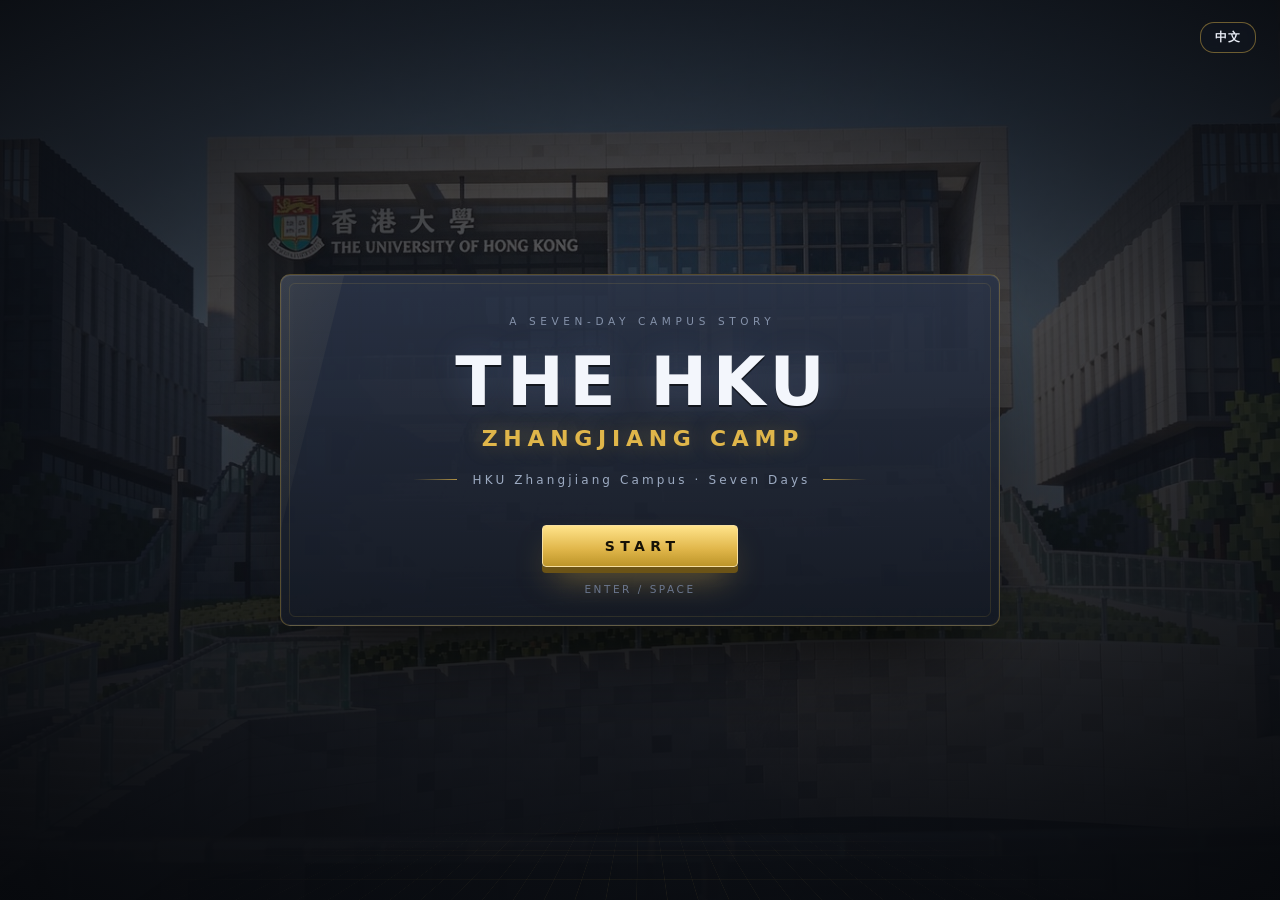
<file: game/index.html>
<!DOCTYPE html>
<html lang="en">
<head>
<meta charset="utf-8" />
<meta name="viewport" content="width=device-width, initial-scale=1" />
<title>HKU Zhangjiang Campus · Seven Days</title>
<link rel="stylesheet" href="styles.css" />
<link rel="icon" href="data:image/svg+xml,%3Csvg xmlns='http://www.w3.org/2000/svg' viewBox='0 0 16 16'%3E%3Crect width='16' height='16' fill='%231b202b'/%3E%3Crect x='3' y='3' width='10' height='10' fill='%23e0b64a'/%3E%3C/svg%3E" />
</head>
<body>
<div id="app">
  <header id="hud">
    <div class="hud-group">
      <span class="chip day"><i class="lbl" data-zh="第">Day</i> <b id="hud-day">1</b><i class="lbl" data-zh=" / 7 天"> / 7</i></span>
      <span class="chip where" id="hud-scene">Campus</span>
      <span class="chip ap" id="hud-ap">AP ●●●</span>
    </div>
    <div class="hud-group">
      <span class="chip know"><i class="lbl" data-zh="知识">Knowledge</i> <b id="hud-know">0</b></span>
      <span class="chip mood"><i class="lbl" data-zh="心境">Mood</i> <b id="hud-mood">60</b></span>
      <span class="chip deck"><i class="lbl" data-zh="牌组">Deck</i> <b id="hud-deck">0</b></span>
      <span class="chip friend" id="hud-friend"></span>
      <button class="chip lang" id="btn-lang" type="button" title="Switch language / 切换语言">中文</button>
    </div>
  </header>

  <main id="stage">
    <div id="scene">
      <canvas id="game" width="768" height="480"></canvas>
      <div id="labels"></div>
      <div id="prompt" class="hidden">Press E to interact</div>
      <div id="toast" class="hidden"></div>
    </div>
    <aside id="side">
      <h3 data-zh="手记">Journal</h3>
      <ol id="log"></ol>
      <div class="side-deck">
        <h4><i class="lbl" data-zh="牌组">Deck</i> <span class="muted" data-zh="— 白天记下的笔记">— notes taken in daylight</span></h4>
        <ul id="deck"></ul>
      </div>
      <div class="side-foot">
        <button id="btn-char" class="btn small" data-zh="角色">Character</button>
        <button id="btn-endday" class="btn small" data-zh="结束白天 →">End Day →</button>
      </div>
    </aside>
  </main>

  <div id="modal-root" class="hidden">
    <div id="modal-bg" class="hidden" aria-hidden="true">
      <div class="bg-layer"></div>
      <div class="bg-layer"></div>
      <div class="bg-scrim"></div>
    </div>
    <div id="modal-backdrop"></div>
    <div id="modal" class="panel"></div>
  </div>

  <!-- Hit flash: a permanent overlay layer that only changes opacity. No DOM rebuild, so running animations keep going -->
  <div id="flash"></div>
</div>
<script type="module" src="src/main.js"></script>
</body>
</html>
</file>
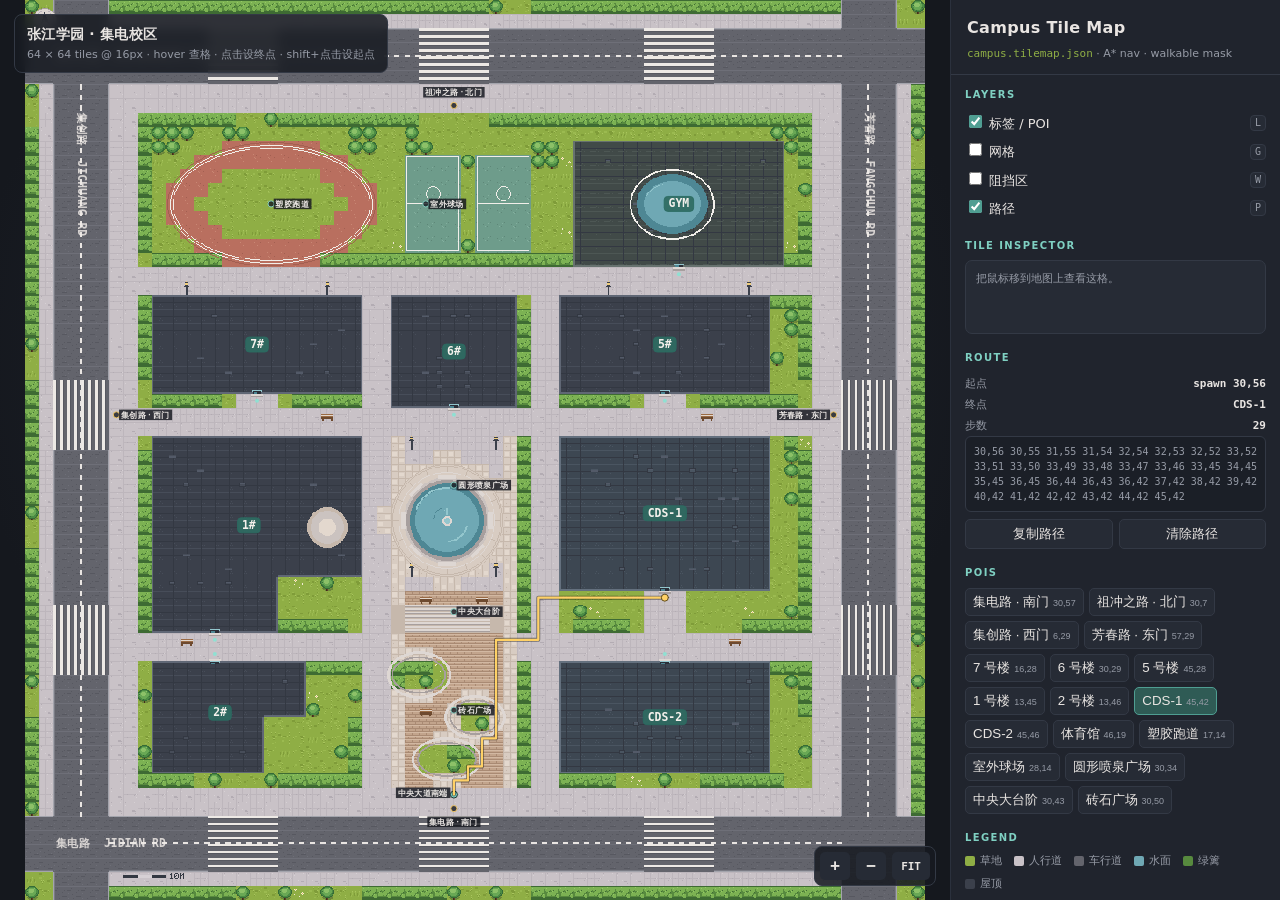
<file: tilemap/viewer.html>
<!doctype html>
<html lang="zh-CN">
<head>
<meta charset="utf-8">
<meta name="viewport" content="width=device-width, initial-scale=1">
<title>张江学园 · 集电校区 — Tile Map Inspector</title>
<style>
  :root {
    --bg: #171a21;
    --panel: #20242d;
    --panel2: #262b35;
    --ink: #e9e5e2;
    --muted: #969ba6;
    --line: #333945;
    --teal: #4f9e92;
    --teal-light: #7fd0c2;
    --grass: #8fae45;
    --gold: #ffd166;
  }
  * { box-sizing: border-box; }
  html, body { height: 100%; margin: 0; }
  body {
    display: grid;
    grid-template-columns: minmax(0, 1fr) 330px;
    background: var(--bg);
    color: var(--ink);
    font: 13px/1.55 "PingFang SC", "Hiragino Sans GB", "Noto Sans CJK SC", system-ui, sans-serif;
    overflow: hidden;
  }
  #stage {
    position: relative;
    min-width: 0;
    display: flex;
    align-items: center;
    justify-content: center;
    background:
      radial-gradient(circle at 50% 40%, #232833 0%, #15181e 70%);
    overflow: hidden;
  }
  canvas { display: block; width: 100%; height: 100%; cursor: crosshair; touch-action: none; }
  canvas.dragging { cursor: grabbing; }
  #hud {
    position: absolute; left: 14px; top: 14px;
    background: rgba(23, 26, 33, .86);
    border: 1px solid var(--line);
    border-radius: 8px;
    padding: 9px 12px;
    backdrop-filter: blur(6px);
    pointer-events: none;
  }
  #hud .t { font-size: 14px; font-weight: 700; letter-spacing: .02em; }
  #hud .s { color: var(--muted); font-size: 11px; }
  #zoom {
    position: absolute; right: 14px; bottom: 14px;
    display: flex; gap: 6px;
    background: rgba(23, 26, 33, .86);
    border: 1px solid var(--line); border-radius: 8px;
    padding: 5px;
  }
  #zoom button {
    width: 30px; height: 28px; border: 0; border-radius: 5px;
    background: var(--panel2); color: var(--ink);
    font: 700 16px/1 ui-monospace, monospace; cursor: pointer;
  }
  #zoom button:hover { background: #333a47; }
  #zoom .wide { width: auto; padding: 0 9px; font-size: 11px; }

  aside {
    background: var(--panel);
    border-left: 1px solid #2b313d;
    display: flex; flex-direction: column;
    overflow: hidden;
  }
  header { padding: 16px 16px 12px; border-bottom: 1px solid var(--line); }
  header h1 { margin: 0; font-size: 16px; letter-spacing: .02em; }
  header p { margin: 4px 0 0; color: var(--muted); font-size: 11px; }
  header code { color: var(--grass); }
  .scroll { overflow-y: auto; padding: 12px 14px 24px; }
  .block { margin-bottom: 16px; }
  .block h2 {
    margin: 0 0 7px; font-size: 10px; font-weight: 700;
    letter-spacing: .14em; color: var(--teal-light); text-transform: uppercase;
  }
  .row { display: flex; align-items: center; justify-content: space-between; gap: 8px; padding: 3px 0; }
  .row label { cursor: pointer; user-select: none; }
  .row kbd {
    font: 10px/1 ui-monospace, monospace; color: var(--muted);
    background: var(--panel2); border: 1px solid var(--line);
    border-radius: 4px; padding: 2px 4px;
  }
  input[type=checkbox] { accent-color: var(--teal); }
  .poi-grid { display: flex; flex-wrap: wrap; gap: 5px; }
  .poi {
    border: 1px solid var(--line); background: var(--panel2);
    color: var(--ink); border-radius: 5px; padding: 4px 7px;
    font: 11px/1.2 inherit; cursor: pointer;
  }
  .poi:hover { border-color: var(--teal); color: var(--teal-light); }
  .poi.on { background: #2f5b55; border-color: var(--teal); }
  .poi small { color: var(--muted); margin-left: 4px; font-size: 9px; }
  #inspect {
    background: var(--panel2); border: 1px solid var(--line);
    border-radius: 7px; padding: 9px 10px; min-height: 74px;
    font-size: 11px; color: var(--muted);
  }
  #inspect b { color: var(--ink); font-weight: 600; }
  #inspect .xy { color: var(--teal-light); font: 12px/1.4 ui-monospace, monospace; }
  #inspect .tag {
    display: inline-block; padding: 1px 5px; margin: 3px 4px 0 0;
    background: #333a47; border-radius: 4px; color: var(--muted); font-size: 10px;
  }
  .stat { display: flex; justify-content: space-between; color: var(--muted); font-size: 11px; padding: 2px 0; }
  .stat b { color: var(--ink); font-family: ui-monospace, monospace; }
  #pathline {
    font: 10px/1.5 ui-monospace, monospace; color: var(--muted);
    background: #1b1f27; border: 1px solid var(--line); border-radius: 6px;
    padding: 7px 8px; max-height: 92px; overflow: auto; word-break: break-all;
  }
  .btns { display: flex; gap: 6px; margin-top: 7px; }
  .btn {
    flex: 1; border: 1px solid var(--line); background: var(--panel2);
    color: var(--ink); border-radius: 5px; padding: 5px 6px;
    font: 11px/1.3 inherit; cursor: pointer;
  }
  .btn:hover { border-color: var(--teal); }
  .legend { display: flex; flex-wrap: wrap; gap: 6px 12px; color: var(--muted); font-size: 11px; }
  .legend span { display: inline-flex; align-items: center; gap: 5px; }
  .sw { width: 10px; height: 10px; border-radius: 2px; display: inline-block; }
  .foot { color: #666c78; font-size: 10px; line-height: 1.6; }
  .foot a { color: #7f8798; }
  @media (max-width: 900px) {
    body { grid-template-columns: 1fr; grid-template-rows: 58vh 1fr; }
    aside { border-left: 0; border-top: 1px solid #2b313d; }
  }
</style>
</head>
<body>
<div id="stage">
  <canvas id="map"></canvas>
  <div id="hud">
    <div class="t">张江学园 · 集电校区</div>
    <div class="s">64 × 64 tiles @ 16px · hover 查格 · 点击设终点 · shift+点击设起点</div>
  </div>
  <div id="zoom">
    <button id="zin" title="放大">+</button>
    <button id="zout" title="缩小">−</button>
    <button id="zreset" class="wide" title="适配窗口">FIT</button>
  </div>
</div>

<aside>
  <header>
    <h1>Campus Tile Map</h1>
    <p><code>campus.tilemap.json</code> · A* nav · walkable mask</p>
  </header>
  <div class="scroll">
    <div class="block">
      <h2>Layers</h2>
      <div class="row"><label><input type="checkbox" id="cbLabels" checked> 标签 / POI</label><kbd>L</kbd></div>
      <div class="row"><label><input type="checkbox" id="cbGrid"> 网格</label><kbd>G</kbd></div>
      <div class="row"><label><input type="checkbox" id="cbBlocked"> 阻挡区</label><kbd>W</kbd></div>
      <div class="row"><label><input type="checkbox" id="cbPath" checked> 路径</label><kbd>P</kbd></div>
    </div>

    <div class="block">
      <h2>Tile inspector</h2>
      <div id="inspect">把鼠标移到地图上查看这格。</div>
    </div>

    <div class="block">
      <h2>Route</h2>
      <div class="stat"><span>起点</span><b id="startLabel">spawn 30,56</b></div>
      <div class="stat"><span>终点</span><b id="goalLabel">—</b></div>
      <div class="stat"><span>步数</span><b id="steps">—</b></div>
      <div id="pathline">点击地图任意格，自动从出生点寻路。</div>
      <div class="btns">
        <button class="btn" id="copyPath">复制路径</button>
        <button class="btn" id="resetRoute">清除路径</button>
      </div>
    </div>

    <div class="block">
      <h2>POIs</h2>
      <div class="poi-grid" id="poiGrid"></div>
    </div>

    <div class="block">
      <h2>Legend</h2>
      <div class="legend">
        <span><i class="sw" style="background:#8fae45"></i>草地</span>
        <span><i class="sw" style="background:#c9c2c7"></i>人行道</span>
        <span><i class="sw" style="background:#63646c"></i>车行道</span>
        <span><i class="sw" style="background:#6fa8b4"></i>水面</span>
        <span><i class="sw" style="background:#578a3e"></i>绿篱</span>
        <span><i class="sw" style="background:#3b404b"></i>屋顶</span>
      </div>
      <p class="foot" style="margin-top:8px">
        一格 = 16px，渲染 ×2。<br>
        道路不可走，只能走斑马线跨越四邻道路。<br>
        数据字段见 README.md。
      </p>
    </div>
  </div>
</aside>

<script type="module">
import { createNav, findPath, pathLength, pathToCsv } from './agent/nav.mjs';

const canvas = document.getElementById('map');
const ctx = canvas.getContext('2d');
const stage = document.getElementById('stage');
const inspect = document.getElementById('inspect');
const pathline = document.getElementById('pathline');

const map = await (await fetch('./campus.tilemap.json')).json();
const nav = createNav(map);
const img = new Image();
img.src = './campus_clean.png';
await img.decode();

const IMG = map.size.pixelWidth * map.size.displayScale; // 2048
const CELL = map.size.tileSize * map.size.displayScale;  // 32
const dpr = Math.min(window.devicePixelRatio || 1, 2);
const view = { zoom: 1, panX: 0, panY: 0, fit: 1, scale: 1 };
let hover = null;
let start = { x: nav.spawn.x, y: nav.spawn.y };
let goal = null;
let path = null;

const opts = {
  labels: true, grid: false, blocked: false, showPath: true,
};

function resize() {
  const r = stage.getBoundingClientRect();
  canvas.width = Math.round(r.width * dpr);
  canvas.height = Math.round(r.height * dpr);
  view.fit = Math.min(r.width / IMG, r.height / IMG);
  view.scale = view.fit * view.zoom;
  clampPan();
  draw();
}
window.addEventListener('resize', resize);

function clampPan() {
  const w = IMG * view.scale;
  const h = IMG * view.scale;
  const r = stage.getBoundingClientRect();
  const mx = Math.max(0, (w - r.width) / 2);
  const my = Math.max(0, (h - r.height) / 2);
  view.panX = Math.max(-mx, Math.min(mx, view.panX));
  view.panY = Math.max(-my, Math.min(my, view.panY));
}

function origin() {
  const w = IMG * view.scale;
  const h = IMG * view.scale;
  const r = stage.getBoundingClientRect();
  return { x: (r.width - w) / 2 + view.panX, y: (r.height - h) / 2 + view.panY };
}

function toImage(ev) {
  const r = canvas.getBoundingClientRect();
  const o = origin();
  return {
    x: (ev.clientX - r.left - o.x) / view.scale,
    y: (ev.clientY - r.top - o.y) / view.scale,
  };
}

function tileFromImage(p) {
  const tx = Math.floor(p.x / CELL);
  const ty = Math.floor(p.y / CELL);
  if (tx < 0 || ty < 0 || tx >= nav.cols || ty >= nav.rows) return null;
  return { x: tx, y: ty };
}

function regionOf(x, y) {
  return nav.regions.find((r) => x >= r.rect[0] && y >= r.rect[1] && x <= r.rect[2] && y <= r.rect[3]);
}

function drawRoundRect(x, y, w, h, r) {
  ctx.beginPath();
  ctx.roundRect(x, y, w, h, r);
}

function draw() {
  const dprW = canvas.width;
  const dprH = canvas.height;
  ctx.setTransform(1, 0, 0, 1, 0, 0);
  ctx.clearRect(0, 0, dprW, dprH);
  ctx.setTransform(dpr, 0, 0, dpr, 0, 0);

  const o = origin();
  ctx.save();
  ctx.translate(o.x, o.y);
  ctx.scale(view.scale, view.scale);
  ctx.imageSmoothingEnabled = false;
  ctx.drawImage(img, 0, 0);

  if (opts.blocked) {
    for (let y = 0; y < nav.rows; y += 1) {
      for (let x = 0; x < nav.cols; x += 1) {
        if (nav.walkable(x, y)) continue;
        ctx.fillStyle = 'rgba(214, 76, 76, .30)';
        ctx.fillRect(x * CELL, y * CELL, CELL, CELL);
      }
    }
  }

  if (opts.grid) {
    ctx.lineWidth = 1 / view.scale;
    for (let i = 0; i <= 64; i += 1) {
      const strong = i % 8 === 0;
      ctx.strokeStyle = strong ? 'rgba(255,255,255,.22)' : 'rgba(255,255,255,.09)';
      ctx.beginPath();
      ctx.moveTo(i * CELL, 0); ctx.lineTo(i * CELL, IMG); ctx.stroke();
      ctx.beginPath();
      ctx.moveTo(0, i * CELL); ctx.lineTo(IMG, i * CELL); ctx.stroke();
    }
  }

  const fs = 26;
  if (opts.labels) {
    // roads
    ctx.save();
    ctx.font = `600 ${fs}px ui-monospace, "SFMono-Regular", Menlo, monospace`;
    ctx.fillStyle = 'rgba(240, 236, 232, .82)';
    for (const rd of nav.roads) {
      const [x0, y0, x1, y1] = rd.rect;
      const label = `${rd.zh}  ${rd.en}`;
      ctx.save();
      if (rd.axis === 'h') {
        ctx.textAlign = 'left';
        ctx.textBaseline = 'middle';
        ctx.fillText(label, (x0 + 2.2) * CELL, ((y0 + y1 + 1) / 2) * CELL);
      } else {
        ctx.translate(((x0 + x1 + 1) / 2) * CELL, (y0 + 8) * CELL);
        ctx.rotate(Math.PI / 2);
        ctx.textAlign = 'left';
        ctx.textBaseline = 'middle';
        ctx.fillText(label, 0, 0);
      }
      ctx.restore();
    }
    ctx.restore();

    // building badges
    ctx.font = `700 ${fs}px ui-monospace, "SFMono-Regular", Menlo, monospace`;
    ctx.textAlign = 'center';
    ctx.textBaseline = 'middle';
    for (const b of nav.buildings) {
      let sx = 0; let sy = 0; let n = 0;
      for (const [x0, y0, x1, y1] of b.rects) {
        for (let y = y0; y <= y1; y += 1) {
          for (let x = x0; x <= x1; x += 1) { sx += x; sy += y; n += 1; }
        }
      }
      const cx = (sx / n + 0.5) * CELL;
      const cy = (sy / n + 0.5) * CELL;
      const tw = ctx.measureText(b.label).width;
      const w = tw + 20;
      const h = 34;
      drawRoundRect(cx - w / 2, cy - h / 2, w, h, 8);
      ctx.fillStyle = 'rgba(47, 107, 98, .92)';
      ctx.fill();
      ctx.strokeStyle = '#2b6b61';
      ctx.lineWidth = 2;
      ctx.stroke();
      ctx.fillStyle = '#f4f1ec';
      ctx.fillText(b.label, cx, cy + 1);
    }

    // POI markers
    ctx.font = `600 19px "PingFang SC", "Hiragino Sans GB", sans-serif`;
    ctx.textAlign = 'left';
    ctx.textBaseline = 'middle';
    for (const p of nav.pois) {
      const cx = (p.x + 0.5) * CELL;
      const cy = (p.y + 0.5) * CELL;
      if (p.kind === 'building_entrance') {
        ctx.fillStyle = '#8fe0d2';
        ctx.beginPath();
        ctx.arc(cx, cy, 4.5, 0, Math.PI * 2);
        ctx.fill();
        continue;
      }
      ctx.fillStyle = 'rgba(23, 26, 33, .80)';
      ctx.beginPath();
      ctx.arc(cx, cy, 7, 0, Math.PI * 2);
      ctx.fill();
      ctx.strokeStyle = p.kind === 'gate' ? '#ffd166' : '#8fe0d2';
      ctx.lineWidth = 2;
      ctx.stroke();

      const tw = ctx.measureText(p.zh).width;
      let tx = cx + 11;
      let ty = cy;
      if (p.kind === 'gate') {
        if (p.y < 10) { tx = cx - tw / 2; ty = cy - 30; }
        else if (p.y > 54) { tx = cx - tw / 2; ty = cy + 30; }
        else if (p.x < 10) { tx = cx + 11; }
        else { tx = cx - tw - 13; }
      } else if (p.id === 'spawn') {
        tx = cx - tw - 13; ty = cy - 4;
      }
      ctx.fillStyle = 'rgba(23, 26, 33, .84)';
      ctx.fillRect(tx - 5, ty - 12, tw + 10, 24);
      ctx.fillStyle = '#e9e5e2';
      ctx.fillText(p.zh, tx - 1, ty + 1);
    }
  }

  // start marker
  const scx = (start.x + 0.5) * CELL;
  const scy = (start.y + 0.5) * CELL;
  ctx.fillStyle = '#7fd0c2';
  ctx.beginPath(); ctx.arc(scx, scy, 8, 0, Math.PI * 2); ctx.fill();
  ctx.strokeStyle = '#12211f'; ctx.lineWidth = 2; ctx.stroke();

  // path
  if (opts.showPath && path && path.length > 1) {
    ctx.lineJoin = 'round';
    ctx.lineCap = 'round';
    ctx.strokeStyle = 'rgba(0,0,0,.45)';
    ctx.lineWidth = 9;
    ctx.beginPath();
    path.forEach((p, i) => {
      const x = (p.x + 0.5) * CELL;
      const y = (p.y + 0.5) * CELL;
      if (i === 0) ctx.moveTo(x, y); else ctx.lineTo(x, y);
    });
    ctx.stroke();
    ctx.strokeStyle = '#ffd166';
    ctx.lineWidth = 5;
    ctx.stroke();
    const end = path[path.length - 1];
    const ex = (end.x + 0.5) * CELL;
    const ey = (end.y + 0.5) * CELL;
    ctx.fillStyle = '#ffd166';
    ctx.beginPath(); ctx.arc(ex, ey, 8, 0, Math.PI * 2); ctx.fill();
    ctx.strokeStyle = '#4a3a12'; ctx.lineWidth = 2; ctx.stroke();
  }

  // hover
  if (hover) {
    ctx.strokeStyle = 'rgba(143, 224, 210, .95)';
    ctx.lineWidth = 2;
    ctx.strokeRect(hover.x * CELL + 1, hover.y * CELL + 1, CELL - 2, CELL - 2);
  }

  ctx.restore();
}

function setGoal(x, y, label) {
  goal = { x, y };
  path = findPath(nav, start, goal);
  const end = path ? path[path.length - 1] : null;
  document.getElementById('goalLabel').textContent = label || `${x},${y}`;
  document.getElementById('steps').textContent = path ? pathLength(path) : '不可达';
  pathline.textContent = path ? pathToCsv(path) : '这条路线被挡住了。';
  document.querySelectorAll('.poi').forEach((el) => el.classList.toggle('on',
    el.dataset.x === String(x) && el.dataset.y === String(y)));
  draw();
}

function setStart(x, y) {
  start = { x, y };
  document.getElementById('startLabel').textContent = `${x},${y}`;
  if (goal) setGoal(goal.x, goal.y);
  draw();
}

canvas.addEventListener('pointermove', (ev) => {
  const p = toImage(ev);
  const t = tileFromImage(p);
  hover = t;
  if (t) {
    const d = nav.describe(t.x, t.y);
    const r = regionOf(t.x, t.y);
    const tags = [];
    if (d.poi) tags.push(`POI: ${d.poi.id}`);
    if (r) tags.push(`区域: ${r.name}`);
    if (d.ground?.tags?.length) tags.push(...d.ground.tags);
    inspect.innerHTML = `
      <div class="xy">(${t.x}, ${t.y})  ·  ${d.walkable ? '可走' : '阻挡'}</div>
      <div>地面 <b>${d.ground ? d.ground.zh : '—'}</b>${d.prop && d.prop.glyph !== '.' ? ` / 物件 <b>${d.prop.zh}</b>` : ''}</div>
      <div class="tag">tile ${map.legend.ground[d.ground?.glyph]?.id ?? '—'}</div>
      ${d.poi ? `<div><b>${d.poi.zh}</b> · ${d.poi.kind}</div>` : ''}
      ${tags.map((x) => `<span class="tag">${x}</span>`).join('')}
    `;
  }
  draw();
});

let dragging = false;
let moved = false;
let last = null;
canvas.addEventListener('pointerdown', (ev) => {
  if (ev.button !== 0) return;
  dragging = true; moved = false;
  last = { x: ev.clientX, y: ev.clientY };
  canvas.classList.add('dragging');
});
window.addEventListener('pointerup', (ev) => {
  if (!dragging) return;
  dragging = false;
  canvas.classList.remove('dragging');
  if (moved) return;
  const t = tileFromImage(toImage(ev));
  if (!t) return;
  if (ev.shiftKey) setStart(t.x, t.y);
  else setGoal(t.x, t.y);
});
window.addEventListener('pointermove', (ev) => {
  if (!dragging) return;
  const dx = ev.clientX - last.x;
  const dy = ev.clientY - last.y;
  if (Math.abs(dx) + Math.abs(dy) > 3) moved = true;
  last = { x: ev.clientX, y: ev.clientY };
  view.panX += dx;
  view.panY += dy;
  clampPan();
  draw();
});

canvas.addEventListener('wheel', (ev) => {
  ev.preventDefault();
  const r = canvas.getBoundingClientRect();
  const mx = ev.clientX - r.left;
  const my = ev.clientY - r.top;
  const o = origin();
  const ix = (mx - o.x) / view.scale;
  const iy = (my - o.y) / view.scale;
  const fit = view.fit;
  const nextZoom = Math.max(1, Math.min(8, view.zoom * (ev.deltaY < 0 ? 1.15 : 0.87)));
  if (Math.abs(nextZoom - view.zoom) < 1e-4) return;
  view.zoom = nextZoom;
  view.scale = fit * view.zoom;
  view.panX = mx - r.width / 2 - (ix - IMG / 2) * view.scale;
  view.panY = my - r.height / 2 - (iy - IMG / 2) * view.scale;
  clampPan();
  draw();
}, { passive: false });

document.getElementById('zin').onclick = () => {
  const r = stage.getBoundingClientRect();
  const o = origin();
  const ix = (r.width / 2 - o.x) / view.scale;
  const iy = (r.height / 2 - o.y) / view.scale;
  view.zoom = Math.min(8, view.zoom * 1.35);
  view.scale = view.fit * view.zoom;
  view.panX = r.width / 2 - r.width / 2 - (ix - IMG / 2) * view.scale;
  view.panY = r.height / 2 - r.height / 2 - (iy - IMG / 2) * view.scale;
  clampPan(); draw();
};
document.getElementById('zout').onclick = () => {
  view.zoom = Math.max(1, view.zoom / 1.35);
  view.scale = view.fit * view.zoom;
  if (view.zoom === 1) { view.panX = 0; view.panY = 0; }
  clampPan(); draw();
};
document.getElementById('zreset').onclick = () => {
  view.zoom = 1; view.panX = 0; view.panY = 0; view.scale = view.fit; draw();
};

const gridEl = document.getElementById('cbGrid');
const blockedEl = document.getElementById('cbBlocked');
const labelsEl = document.getElementById('cbLabels');
const pathEl = document.getElementById('cbPath');
function bind(el, key) {
  el.addEventListener('change', () => { opts[key] = el.checked; draw(); });
}
bind(gridEl, 'grid'); bind(blockedEl, 'blocked'); bind(labelsEl, 'labels'); bind(pathEl, 'showPath');

window.addEventListener('keydown', (ev) => {
  if (ev.target.tagName === 'INPUT') return;
  const k = ev.key.toLowerCase();
  if (k === 'g') { gridEl.checked = !gridEl.checked; opts.grid = gridEl.checked; }
  if (k === 'w') { blockedEl.checked = !blockedEl.checked; opts.blocked = blockedEl.checked; }
  if (k === 'l') { labelsEl.checked = !labelsEl.checked; opts.labels = labelsEl.checked; }
  if (k === 'p') { pathEl.checked = !pathEl.checked; opts.showPath = pathEl.checked; }
  draw();
});

const poiGrid = document.getElementById('poiGrid');
for (const p of nav.pois) {
  if (p.id === 'spawn') continue;
  const btn = document.createElement('button');
  btn.className = 'poi';
  btn.dataset.x = p.x; btn.dataset.y = p.y;
  btn.innerHTML = `${p.zh}<small>${p.x},${p.y}</small>`;
  btn.title = `${p.id} · ${p.kind}`;
  btn.onclick = () => setGoal(p.x, p.y, p.zh);
  poiGrid.appendChild(btn);
}

document.getElementById('copyPath').onclick = async () => {
  if (!path) return;
  try {
    await navigator.clipboard.writeText(pathToCsv(path));
    pathline.textContent = '已复制：' + pathToCsv(path);
  } catch {
    pathline.textContent = pathToCsv(path);
  }
};
document.getElementById('resetRoute').onclick = () => {
  goal = null; path = null;
  document.getElementById('goalLabel').textContent = '—';
  document.getElementById('steps').textContent = '—';
  pathline.textContent = '点击地图任意格，自动从出生点寻路。';
  document.querySelectorAll('.poi').forEach((el) => el.classList.remove('on'));
  draw();
};

resize();
setGoal(nav.poi('cds1').x, nav.poi('cds1').y, 'CDS-1');
</script>
</body>
</html>
</file>
<file: game/styles.css>
/* styles.css — pixel-art UI, system fonts only, no external assets */

:root {
  --bg: #14171e;
  --panel: #1b202b;
  --panel-2: #232b3b;
  --line: #333c4e;
  --line-2: #4a5876;
  --text: #e8ecf5;
  --muted: #8f9bb3;
  --gold: #e0b64a;
  --gold-2: #ffe38a;
}

* { box-sizing: border-box; }

.hidden { display: none !important; }

html, body {
  margin: 0;
  height: 100%;
  background: radial-gradient(1200px 700px at 50% -10%, #232a3a 0%, var(--bg) 60%);
  color: var(--text);
  font-family: "PingFang SC", "Hiragino Sans GB", "Microsoft YaHei", system-ui, -apple-system, sans-serif;
  -webkit-font-smoothing: antialiased;
}

#app {
  max-width: 1240px;
  height: 100%;
  margin: 0 auto;
  padding: 12px 14px 14px;
  display: flex;
  flex-direction: column;
  gap: 10px;
}

/* ---------------------------------------------------------------- HUD */
#hud {
  display: flex;
  justify-content: space-between;
  align-items: center;
  flex-wrap: wrap;
  gap: 8px;
  background: var(--panel);
  border: 2px solid var(--line);
  border-radius: 6px;
  padding: 7px 12px;
  font-size: 13px;
}

.hud-group { display: flex; align-items: center; gap: 8px; flex-wrap: wrap; }

.chip {
  display: inline-flex;
  align-items: center;
  gap: 5px;
  padding: 3px 9px;
  background: #262d3c;
  border: 1px solid #343d51;
  border-radius: 4px;
  color: #c9d2e2;
}

.chip b { color: var(--text); font-variant-numeric: tabular-nums; }
.chip.day b { color: var(--gold-2); }

.chip.mood b { color: #9fd0f0; }
.chip.mood.low b { color: #f08a8a; }
.chip.mood.high b { color: #9ee3a1; }

.chip.friend { gap: 8px; font-size: 11px; }
.chip.friend b { color: #b9c2d4; font-weight: 500; }
.chip.friend b.ok { color: #9ee3a1; }

.ap-dots { display: inline-flex; gap: 4px; margin-left: 2px; }
.ap-dots i {
  width: 8px; height: 8px; border-radius: 50%;
  background: #3a4458; display: inline-block;
}
.ap-dots i.on { background: var(--gold); box-shadow: 0 0 6px rgba(224, 182, 74, .6); }

/* ---------------------------------------------------------------- main stage */
#stage {
  flex: 1;
  min-height: 0;
  display: flex;
  gap: 12px;
  justify-content: center;
}

#scene {
  position: relative;
  flex: 0 1 auto;
  width: min(100%, calc((100vh - 168px) * 1.6));
  border: 3px solid #3a4358;
  border-radius: 5px;
  overflow: hidden;
  background: #0a0d12;
  align-self: flex-start;
}

#game {
  display: block;
  width: 100%;
  height: auto;
  image-rendering: pixelated;
  image-rendering: crisp-edges;
}

#labels {
  position: absolute;
  inset: 0;
  pointer-events: none;
}

.marker {
  position: absolute;
  transform: translate(-50%, -235%);
  pointer-events: auto;
  display: inline-flex;
  align-items: center;
  gap: 4px;
  padding: 2px 7px;
  font: inherit;
  font-size: 11px;
  line-height: 1.3;
  color: #dfe5f2;
  background: rgba(14, 18, 26, .78);
  border: 1px solid #4a5670;
  border-radius: 10px;
  cursor: pointer;
  white-space: nowrap;
  transition: border-color .12s, background .12s, transform .12s;
}

.marker:hover { border-color: #8ea3c8; background: rgba(30, 38, 54, .92); }

.marker.near {
  border-color: var(--gold-2);
  background: rgba(60, 48, 16, .92);
  box-shadow: 0 0 10px rgba(255, 227, 138, .35);
  transform: translate(-50%, -250%);
}

.marker.below { transform: translate(-50%, 60%); }
.marker.below:hover { transform: translate(-50%, 60%); }
.marker.below.near { transform: translate(-50%, 45%); }

.micon { font-size: 12px; }

#prompt {
  position: absolute;
  left: 50%;
  bottom: 12px;
  transform: translateX(-50%);
  max-width: 90%;
  padding: 5px 12px;
  font-size: 12px;
  color: #f2e6c0;
  background: rgba(10, 13, 18, .82);
  border: 1px solid #6b5a2a;
  border-radius: 5px;
  pointer-events: none;
  white-space: nowrap;
  overflow: hidden;
  text-overflow: ellipsis;
}

#toast {
  position: absolute;
  left: 50%;
  top: 14px;
  transform: translateX(-50%);
  max-width: 78%;
  padding: 7px 14px;
  font-size: 12.5px;
  line-height: 1.5;
  color: #f4f0e2;
  background: rgba(16, 21, 30, .94);
  border: 1px solid #5d6b8c;
  border-radius: 6px;
  pointer-events: none;
  box-shadow: 0 6px 24px rgba(0, 0, 0, .45);
}

#toast.show { animation: toastIn .18s ease-out; }
#toast.warn { border-color: #8a5a5a; color: #ffc9c9; }
#toast.win { border-color: #4f7a55; color: #c3f0c6; }
#toast.hidden { display: none; }

@keyframes toastIn {
  from { opacity: 0; transform: translate(-50%, -6px); }
  to { opacity: 1; transform: translate(-50%, 0); }
}

/* ---------------------------------------------------------------- sidebar */
#side {
  width: 272px;
  flex: 0 0 272px;
  display: flex;
  flex-direction: column;
  min-height: 0;
  background: var(--panel);
  border: 2px solid var(--line);
  border-radius: 6px;
  padding: 10px 12px;
}

.side-deck { padding-top: 8px; border-top: 1px solid #2b3345; }
.side-deck h4 {
  margin: 0 0 6px;
  font-size: 11px;
  font-weight: 600;
  letter-spacing: 2px;
  color: var(--muted);
}
.side-deck h4 .muted { letter-spacing: 0; font-weight: 400; color: #5d6880; }
#deck {
  display: flex;
  flex-wrap: wrap;
  gap: 5px;
  max-height: 92px;
  overflow-y: auto;
  margin: 0;
  padding: 0;
  list-style: none;
}
#deck li {
  padding: 2px 7px;
  font-size: 11px;
  color: #cfd8e8;
  background: #253048;
  border: 1px solid #41506e;
  border-radius: 10px;
  white-space: nowrap;
}
#deck li b { color: var(--gold-2); font-weight: 600; }
#deck li.support { background: #2a3a2d; border-color: #4f7a55; color: #c3f0c6; }
#deck .empty { color: #5d6880; border-style: dashed; background: none; }

#side h3 {
  margin: 0 0 8px;
  font-size: 12px;
  font-weight: 600;
  letter-spacing: 3px;
  color: var(--muted);
}

#log {
  flex: 1;
  overflow-y: auto;
  margin: 0;
  padding: 0;
  list-style: none;
  font-size: 12px;
  line-height: 1.55;
}

#log li {
  padding: 5px 0;
  border-bottom: 1px dashed #2b3345;
  color: #b6c0d2;
  word-break: break-word;
}

#log li .d {
  margin-right: 6px;
  font-size: 10px;
  color: #64708a;
  font-variant-numeric: tabular-nums;
}

#log li.study { color: #9fd0f0; }
#log li.social { color: #f0cfa0; }
#log li.night { color: #b6a8f0; }
#log li.win { color: #9ee3a1; }
#log li.lose, #log li.warn { color: #f0a0a0; }
#log li.exam { color: var(--gold-2); }

.side-foot { padding-top: 10px; }

/* ---------------------------------------------------------------- modal */
#modal-root {
  position: fixed;
  inset: 0;
  z-index: 20;
  display: grid;
  place-items: center;
  padding: 20px;
}

#modal-root.hidden { display: none; }

#modal-backdrop {
  position: absolute;
  inset: 0;
  z-index: 1;
  background: rgba(6, 8, 12, .74);
  backdrop-filter: blur(2px);
}

/* elevator lobby background: hovering a floor lays that floor's concept art in behind, blurred + dark scrim, two layers cross-fading */
#modal-bg { position: absolute; inset: 0; z-index: 0; overflow: hidden; }
#modal-bg.hidden { display: none; }
#modal-bg .bg-layer {
  position: absolute;
  inset: -30px;
  opacity: 0;
  background-position: center;
  background-size: cover;
  background-repeat: no-repeat;
  filter: blur(3.5px) saturate(1.02) brightness(.92);
  transform: scale(1.05);
  transition: opacity .34s ease;
  will-change: opacity;
}
#modal-bg .bg-layer.on { opacity: 1; }
#modal-bg .bg-scrim {
  position: absolute;
  inset: 0;
  z-index: 3;
  background: radial-gradient(120% 90% at 50% 38%, rgba(8, 11, 16, .02), rgba(8, 11, 16, .34) 78%);
}
#modal-root.has-bg #modal-backdrop { background: rgba(6, 8, 12, .22); }

.panel {
  position: relative;
  width: min(94vw, 640px);
  max-height: 88vh;
  overflow-y: auto;
  padding: 22px 24px;
  background: #1c2230;
  border: 2px solid #46526b;
  border-radius: 8px;
  box-shadow: 0 22px 60px rgba(0, 0, 0, .6);
  animation: panelIn .16s ease-out;
}

@keyframes panelIn {
  from { opacity: 0; transform: translateY(8px) scale(.99); }
  to { opacity: 1; transform: none; }
}

.panel h1 { margin: 0 0 4px; font-size: 26px; letter-spacing: 3px; }
.panel h2 { margin: 0 0 6px; font-size: 20px; }
.panel .sub { margin: 0 0 14px; font-size: 12px; color: var(--muted); }
.panel .body { margin: 0 0 14px; font-size: 13px; line-height: 1.75; color: #d6dbe6; }

.rules {
  margin: 0 0 4px;
  padding-left: 18px;
  font-size: 12.5px;
  line-height: 1.8;
  color: #a9b4c9;
}

.btn {
  font: inherit;
  font-size: 13px;
  padding: 8px 14px;
  color: var(--text);
  background: #2b3447;
  border: 2px solid var(--line-2);
  border-radius: 5px;
  cursor: pointer;
  transition: background .12s, border-color .12s, transform .06s;
}

.btn:hover { background: #35405a; }
.btn:active { transform: translateY(1px); }
.btn.primary {
  font-weight: 700;
  color: #1a1508;
  background: var(--gold);
  border-color: var(--gold-2);
}
.btn.primary:hover { background: #f0c65a; }
.btn.small { font-size: 12px; padding: 6px 12px; }
.btn:disabled { opacity: .4; cursor: default; }
.btn:disabled:hover { background: #2b3447; }

.row { display: flex; gap: 10px; margin-top: 18px; flex-wrap: wrap; }

/* ---------------------------------------------------------------- night */
.choices { display: grid; gap: 12px; margin-top: 10px; }

.choice {
  display: flex;
  flex-direction: column;
  gap: 6px;
  padding: 14px 16px;
  text-align: left;
  font: inherit;
  color: inherit;
  background: var(--panel-2);
  border: 2px solid #465470;
  border-radius: 6px;
  cursor: pointer;
}

.choice:hover { border-color: var(--gold); background: #2a3446; }
.choice .ct { font-size: 15px; font-weight: 700; }
.choice .cd { font-size: 12px; line-height: 1.55; color: #a9b4c9; }
.choice .cnum { font-size: 11px; color: var(--gold); }
.choice .cnum.dim { color: #8b96a9; }
.choice .cnum.ok { color: #9ee3a1; }
.choice .cnum.danger { color: #f0a0a0; }

/* ---------------------------------------------------------------- battle */
.btop { display: flex; justify-content: space-between; align-items: flex-start; gap: 12px; }
.ename { margin-bottom: 6px; font-size: 18px; font-weight: 700; }

.ebar {
  width: min(300px, 46vw);
  height: 10px;
  background: #0f131a;
  border: 1px solid var(--line-2);
  border-radius: 3px;
  overflow: hidden;
}

.ebar i {
  display: block;
  height: 100%;
  background: linear-gradient(90deg, #c85a5a, #e8895a);
  animation: barDrop .30s ease-out;
}

/* only 'from' is written, 'to' takes the element's own width — the HP bar drops from the previous frame instead of jumping to the new value */
@keyframes barDrop {
  from { width: var(--from, 0%); }
}

.ehp { margin-top: 4px; font-size: 11px; color: var(--muted); }
.round { font-size: 12px; color: var(--muted); white-space: nowrap; }

.notes {
  margin: 14px 0 14px;
  padding: 8px 12px;
  min-height: 76px;
  background: #151a23;
  border-radius: 4px;
}

.notes ul { margin: 0; padding-left: 16px; font-size: 12px; line-height: 1.7; color: #b9c2d4; }

.hand { display: grid; grid-template-columns: repeat(3, 1fr); gap: 10px; }

.card {
  display: flex;
  flex-direction: column;
  align-items: center;
  justify-content: center;
  gap: 8px;
  min-height: 92px;
  padding: 10px;
  font: inherit;
  color: var(--text);
  background: linear-gradient(180deg, #2c3a55, #232c3f);
  border: 2px solid #5b6f96;
  border-radius: 6px;
  cursor: pointer;
  transition: transform .1s, border-color .1s;
}

.card:hover { transform: translateY(-2px); border-color: var(--gold-2); }
.card.support { background: linear-gradient(180deg, #3d5340, #2a3a2d); border-color: #7ba87d; }
.card .cname { font-size: 12px; line-height: 1.35; text-align: center; }
.card .cnum { font-size: 11px; color: var(--gold-2); }

.bhud {
  display: flex;
  align-items: center;
  gap: 10px;
  margin-top: 12px;
  font-size: 12px;
  color: #a9b4c9;
  flex-wrap: wrap;
}

.mini {
  display: inline-block;
  width: 110px;
  height: 6px;
  background: #0f131a;
  border: 1px solid var(--line-2);
}
.mini i {
  display: block;
  height: 100%;
  background: #6fbf7a;
  animation: barDrop .30s ease-out;
}

.result { margin: 12px 0 14px; padding: 10px; font-size: 15px; font-weight: 700; border-radius: 5px; }
.result.win { color: #9ee3a1; background: rgba(80, 160, 90, .12); border: 1px solid #3f6b45; }
.result.lose { color: #f0a0a0; background: rgba(160, 80, 80, .12); border: 1px solid #6b3f3f; }

/* ---------------------------------------------------------------- ending */
.ending .tag {
  display: inline-block;
  margin-bottom: 6px;
  padding: 2px 8px;
  font-size: 11px;
  letter-spacing: 2px;
  color: #1a1508;
  background: var(--gold);
  border-radius: 3px;
}

.ending.warn .tag { background: #c98b8b; }
.ending.pass .tag { background: #8fb0d0; }

table.stats { width: 100%; margin: 14px 0 4px; border-collapse: collapse; font-size: 13px; }
table.stats th { width: 42%; padding: 5px 0; font-weight: 400; color: var(--muted); text-align: left; }
table.stats td { padding: 5px 0; color: #dfe5f2; }
table.stats td.big { font-size: 22px; font-weight: 700; color: var(--gold-2); }

/* ---------------------------------------------------------------- narrow screens */
@media (max-width: 900px) {
  #stage { flex-direction: column; }
  #side { width: auto; flex: 0 0 auto; height: 190px; }
}

/* ---------------------------------------------------------------- interior UI */
.chip.where { color: #9fb4d6; border-color: #33405a; background: #222a38; }

#modal { z-index: 2; }
#modal.elev-panel { width: min(560px, 94vw); }
/* with a background image up, the elevator panel goes translucent so the backdrop shows through */
#modal-root.has-bg #modal.elev-panel {
  background: rgba(20, 26, 38, .8);
  backdrop-filter: blur(3px);
}
.elev h2, .room h2 { margin: 0 0 2px; font-size: 17px; }
.elev .sub, .room .sub { color: #97a3b8; font-size: 12px; line-height: 1.55; margin: 0; }

/* elevator: floor plates stacked vertically, high floors on top and the basement at the bottom, with a rail on the left */
.shaft {
  position: relative;
  display: flex;
  flex-direction: column;
  gap: 6px;
  margin: 14px 0 16px 0;
  padding-left: 34px;
}
.shaft-rail {
  position: absolute;
  left: 15px;
  top: 10px;
  bottom: 10px;
  width: 2px;
  border-radius: 1px;
  background: linear-gradient(#2b3446, #3a4560, #2b3446);
}
.plate {
  position: relative;
  display: grid;
  grid-template-columns: 52px 1fr auto;
  align-items: center;
  gap: 10px;
  padding: 9px 12px;
  text-align: left;
  font: inherit;
  color: #dbe3f0;
  background: #222a38;
  border: 1px solid #35405a;
  border-radius: 6px;
  cursor: pointer;
  transition: border-color .12s, background .12s, transform .12s;
}
.plate:hover:not(:disabled) { border-color: var(--gold); background: #2b3446; transform: translateX(2px); }
.plate:disabled { cursor: default; }
.plate.locked { opacity: .42; }
.plate.here {
  border-color: rgba(224, 182, 74, .75);
  background: #2b3446;
  box-shadow: inset 0 0 0 1px rgba(224, 182, 74, .18);
}
.plate-dot {
  position: absolute;
  left: -24px;
  top: 50%;
  width: 9px;
  height: 9px;
  margin-top: -4.5px;
  border-radius: 50%;
  background: #3f4a63;
  border: 2px solid #222a38;
  box-sizing: content-box;
}
.plate.here .plate-dot {
  background: var(--gold);
  box-shadow: 0 0 9px rgba(255, 227, 138, .8);
}
.plate-num {
  font-size: 15px;
  font-weight: 700;
  color: var(--gold-2);
  text-align: center;
  font-variant-numeric: tabular-nums;
}
.plate.locked .plate-num { color: #6f7a90; }
.plate-info { display: flex; flex-direction: column; gap: 2px; min-width: 0; }
.plate-info b { font-size: 13px; font-weight: 600; }
.plate-info i { font-style: normal; font-size: 11.5px; color: #93a0b6; }
.plate-tag {
  font-size: 10.5px;
  color: #8b96a9;
  border: 1px solid #3d475c;
  border-radius: 8px;
  padding: 1px 7px;
  white-space: nowrap;
}
.plate-tag.now { color: var(--gold-2); border-color: rgba(224, 182, 74, .55); background: rgba(224, 182, 74, .1); }
.plate-tag.go { border-color: transparent; color: #6c7a94; font-size: 13px; }
.plate:hover:not(:disabled) .plate-tag.go { color: var(--gold-2); }

.room .rhead { display: flex; gap: 12px; align-items: flex-start; }
.ricon { font-size: 26px; line-height: 1; margin-top: 2px; }
.reffect {
  margin: 14px 0 0; padding: 9px 12px;
  font-size: 12.5px; line-height: 1.6; color: #f0e2bb;
  background: rgba(224, 182, 74, .07);
  border-left: 2px solid var(--gold);
}
.rcost { margin: 10px 0 0; font-size: 11.5px; color: #8b96a9; }

.picks { display: grid; grid-template-columns: repeat(3, 1fr); gap: 8px; margin: 14px 0 4px; }
.pick {
  display: flex; flex-direction: column; align-items: flex-start; gap: 3px;
  padding: 10px; font: inherit; text-align: left;
  color: #dbe3f0; background: #222a38;
  border: 1px solid #35405a; border-radius: 6px; cursor: pointer;
  transition: border-color .12s, background .12s;
}
.pick:hover:not(:disabled) { border-color: var(--gold); background: #2b3446; }
.pick:disabled { cursor: default; opacity: .45; }
.pick .av { width: 22px; height: 22px; border-radius: 50%; border: 1px solid rgba(255,255,255,.35); }
.pick .pn { font-size: 13px; font-weight: 600; }
.pick .pf { font-size: 11px; color: #9fb4d6; }
.pick .pnote { font-size: 10.5px; color: #86909f; }

/* the campus is a square image: the scene frame goes 1:1 in the campus scene */
#scene.square { width: min(100%, calc(100vh - 168px)); }

/* ---------------------------------------------------------------- room options inside a floor */
.floor-panel { padding-top: 2px; }
.fhead { display: flex; align-items: center; gap: 12px; margin-bottom: 2px; }
.flabel {
  flex: 0 0 auto;
  min-width: 60px;
  padding: 6px 8px;
  font-size: 22px;
  font-weight: 700;
  text-align: center;
  color: var(--gold-2);
  background: rgba(224, 182, 74, .1);
  border: 1px solid rgba(224, 182, 74, .4);
  border-radius: 6px;
  font-variant-numeric: tabular-nums;
}
.opts { display: flex; flex-direction: column; gap: 8px; margin: 14px 0 16px; }
.opt {
  display: grid;
  grid-template-columns: 30px 1fr auto;
  align-items: center;
  gap: 10px;
  padding: 11px 13px;
  text-align: left;
  font: inherit;
  color: #dbe3f0;
  background: #222a38;
  border: 1px solid #35405a;
  border-radius: 6px;
  cursor: pointer;
  transition: border-color .12s, background .12s, transform .12s;
}
.opt:hover:not(:disabled) { border-color: var(--gold); background: #2b3446; transform: translateX(2px); }
.opt:disabled, .opt.off { cursor: default; opacity: .45; }
.oicon { font-size: 20px; text-align: center; line-height: 1; }
.obody { display: flex; flex-direction: column; gap: 3px; min-width: 0; }
.obody b { font-size: 13.5px; font-weight: 600; }
.obody i { font-style: normal; font-size: 11.5px; line-height: 1.45; color: #9fb0c8; }
.obody em { font-style: normal; font-size: 10.5px; color: #7d8798; }
.otag {
  font-size: 11px;
  white-space: nowrap;
  padding: 2px 9px;
  color: #ddc27a;
  border: 1px solid rgba(224, 182, 74, .38);
  border-radius: 10px;
}
.opt.off .otag { color: #8b96a9; border-color: #3d475c; }
.row { display: flex; gap: 8px; }

/* ================================================================ minigames (Piano / Table Tennis / Snooker) */
#modal.mg-panel {
  width: min(96vw, 1040px);
  max-height: 96vh;
  padding: 18px 20px 16px;
  background: #161b24;
  border-color: #3d4659;
}
#modal.snooker-panel { width: min(96vw, 860px); }
#modal.pong-panel { width: min(96vw, 860px); }
#modal.piano-panel { width: min(96vw, 1080px); }

.mg-head { display: flex; align-items: flex-start; justify-content: space-between; gap: 16px; }
.mg-title { display: flex; align-items: flex-start; gap: 12px; min-width: 0; }
.mg-icon { font-size: 30px; line-height: 1; margin-top: 2px; }
.mg-title h2 { margin: 0 0 3px; font-size: 20px; letter-spacing: .5px; }
.mg-title .sub { margin: 0; font-size: 11.5px; color: #8f9bb3; }
.mg-meters { display: flex; gap: 18px; flex: 0 0 auto; }
.mg-meter { display: flex; flex-direction: column; align-items: flex-end; line-height: 1.1; }
.mg-meter b { font-size: 24px; color: var(--gold-2); font-variant-numeric: tabular-nums; }
.mg-meter span { margin-top: 4px; font-size: 10px; color: #8793a8; }

.mg-status { font-size: 11.5px; line-height: 1.5; color: #9fb0c8; }
.mg-status.ok { color: #9ee3a1; }
.mg-status.warn { color: #f0a0a0; }
.mg-status.muted { color: #7e8aa0; }
.mg-row { display: flex; gap: 8px; flex-wrap: wrap; margin-top: 12px; }
.mg-hint {
  display: flex; flex-wrap: wrap; justify-content: space-between; gap: 5px 20px;
  margin-top: 10px; font-size: 11px; line-height: 1.65; color: #8793a8;
}
.mg-hint kbd, .piano-hint kbd {
  display: inline-block; padding: 0 5px; margin: 0 1px;
  font: inherit; font-size: 10.5px; line-height: 16px;
  color: #d5ddeb; background: #252e3e;
  border: 1px solid #4b586f; border-bottom-width: 2px; border-radius: 4px;
}

/* ---------------------------------------------------------------- piano */
.piano-toolbar {
  display: flex; align-items: center; justify-content: space-between; gap: 12px;
  margin-top: 12px;
}
.piano-pedal {
  flex: 0 0 auto;
  padding: 3px 9px;
  font-size: 10.5px; color: #8d99ae;
  border: 1px solid #3b475e; border-radius: 10px;
  transition: color .1s, border-color .1s, background .1s;
}
.piano-pedal.on {
  color: #ffe38a; border-color: rgba(224, 182, 74, .65);
  background: rgba(224, 182, 74, .12);
  box-shadow: 0 0 10px rgba(224, 182, 74, .18);
}
.piano-progress {
  height: 4px; margin: 9px 0 12px;
  background: #0d121a; border-radius: 3px; overflow: hidden;
}
.piano-progress i {
  display: block; width: 0; height: 100%;
  background: linear-gradient(90deg, #a87b24, #ffe38a);
  transition: width .12s ease-out;
}
.piano-body {
  padding: 14px 14px 18px;
  background: linear-gradient(180deg, #442a15 0%, #2a190c 45%, #1a0f07 100%);
  border: 1px solid #6b4527;
  border-radius: 9px;
  box-shadow: inset 0 2px 0 rgba(255, 226, 176, .1), 0 14px 34px rgba(0, 0, 0, .45);
}
.piano-body::before {
  content: ''; display: block; height: 12px; margin: -6px 8px 9px;
  border-radius: 3px;
  background: linear-gradient(180deg, #7a4d28, #3a2412);
  box-shadow: inset 0 1px 0 rgba(255, 226, 176, .18);
}
.piano-keys {
  position: relative;
  display: flex;
  height: clamp(150px, 26vh, 220px);
  background: #08090c;
  border-radius: 4px;
  overflow: hidden;
  user-select: none;
  touch-action: none;
}
.piano-keys .pkey {
  position: relative;
  margin: 0;
  padding: 0;
  font: inherit;
  cursor: pointer;
  touch-action: none;
  -webkit-tap-highlight-color: transparent;
}
.piano-keys .pkey.white {
  flex: 1 1 0;
  display: flex; align-items: flex-end; justify-content: center;
  height: 100%;
  margin-right: 1px;
  padding-bottom: 8px;
  border: 0;
  border-radius: 0 0 5px 5px;
  background: linear-gradient(180deg, #fdfdff 0%, #f1f2f6 70%, #d9dce4 100%);
  box-shadow: inset 0 -4px 0 #b6bac5, inset 0 2px 0 #fff;
  transition: background .04s, transform .04s;
}
.piano-keys .pkey.white:last-child { margin-right: 0; }
.piano-keys .pkey.white span { font-size: 9px; color: #8b93a4; pointer-events: none; }
.piano-keys .pkey.white.c-note span { color: #b58b2a; font-weight: 700; }
.piano-keys .pkey.black {
  position: absolute;
  top: 0;
  height: 62%;
  z-index: 2;
  display: flex; align-items: flex-end; justify-content: center;
  padding-bottom: 7px;
  border: 0;
  border-radius: 0 0 4px 4px;
  background: linear-gradient(180deg, #343945 0%, #14171d 68%, #050608 100%);
  box-shadow: inset 0 -3px 0 #000, inset 0 1px 0 #59606e, 0 3px 5px rgba(0, 0, 0, .62);
  transform: translateX(-50%);
  transition: background .04s, transform .04s;
}
.piano-keys .pkey.black span { font-size: 8px; color: #8e97a8; pointer-events: none; }
.piano-keys .pkey.white.on {
  background: linear-gradient(180deg, #fff8e4, #eee4c6 78%, #ded0a5);
  transform: translateY(2px);
  box-shadow: inset 0 -2px 0 #c7b98d, inset 0 2px 0 #fff;
}
.piano-keys .pkey.black.on {
  background: linear-gradient(180deg, #4a422d 0%, #211d12 70%, #0b0a06 100%);
  transform: translateX(-50%) translateY(2px);
}
.piano-hint {
  display: flex; flex-wrap: wrap; justify-content: space-between; gap: 5px 20px;
  margin-top: 11px; font-size: 11px; line-height: 1.65; color: #8793a8;
}

/* ---------------------------------------------------------------- shared table styles */
.pong-scoreline { display: flex; align-items: baseline; gap: 12px; flex: 0 0 auto; }
.pong-scoreline .ps { font-size: 11px; color: #97a3b8; white-space: nowrap; }
.pong-scoreline .ps b { margin: 0 3px; font-size: 28px; color: var(--gold-2); font-variant-numeric: tabular-nums; }
.pong-scoreline .ps.foe b { color: #9fd0f0; }
.pong-scoreline .ps.sep { color: #5f6b81; font-size: 22px; }

.pong-stage, .sn-stage {
  position: relative;
  margin-top: 12px;
  overflow: hidden;
  background: #08111a;
  border: 1px solid #3a475c;
  border-radius: 10px;
  box-shadow: 0 14px 36px rgba(0, 0, 0, .5);
}
#pong-canvas, #sn-canvas { display: block; width: 100%; height: auto; }

.mg-overlay {
  position: absolute; inset: 0; z-index: 5;
  display: grid; place-items: center;
  padding: 16px;
  background: rgba(5, 9, 14, .72);
  backdrop-filter: blur(3px);
}
.po-card {
  width: min(92%, 430px);
  padding: 20px 22px;
  text-align: center;
  background: linear-gradient(180deg, #202a3a, #141a24);
  border: 1px solid #4b5b78;
  border-radius: 10px;
  box-shadow: 0 18px 50px rgba(0, 0, 0, .55);
  animation: panelIn .18s ease-out;
}
.po-card h3 { margin: 2px 0 8px; font-size: 32px; color: var(--gold-2); letter-spacing: 1px; }
.po-card p { margin: 0 0 4px; font-size: 12px; line-height: 1.7; color: #b8c4d8; }
.po-card .mg-row { justify-content: center; }
.po-tag {
  display: inline-block; padding: 2px 9px;
  font-size: 10.5px; letter-spacing: 1.5px; color: #1a1508;
  background: var(--gold); border-radius: 3px;
}

/* ---------------------------------------------------------------- field: hurdles */
.run-panel { width: min(700px, 96vw); }
.run-stage { position: relative; margin-top: 12px; border-radius: 8px; overflow: hidden; }
#run-canvas { display: block; width: 100%; height: auto; background: #0a0d12; }
.run-meters {
  flex: 0 0 auto;
  font-size: 12px;
  color: #8793a8;
  font-variant-numeric: tabular-nums;
}
.run-meters b { font-size: 22px; color: var(--gold-2); }

/* prep screen: background image + loading bar. Any key skips it */
.run-prep {
  position: absolute;
  inset: 0;
  display: grid;
  place-items: center;
  background:
    linear-gradient(180deg, rgba(8, 12, 18, .62), rgba(8, 12, 18, .86)),
    url("assets/bg/field.jpg") center / cover no-repeat;
  animation: rptFade .25s ease-out both;
}
.run-prep-card { width: min(78%, 360px); text-align: center; }
.run-prep-title {
  font-size: 15px;
  letter-spacing: 2px;
  color: var(--gold-2);
  margin-bottom: 12px;
}
.run-prep-bar {
  height: 6px;
  background: rgba(255, 255, 255, .12);
  border-radius: 3px;
  overflow: hidden;
}
.run-prep-bar i {
  display: block;
  height: 100%;
  background: linear-gradient(90deg, var(--gold), var(--gold-2));
  transform-origin: left center;
  transform: scaleX(0);
  transition: transform .08s linear;
}
.run-prep-sub {
  margin-top: 10px;
  font-size: 10.5px;
  letter-spacing: 1px;
  color: #8793a8;
}
.run-start { margin-top: 16px; padding: 9px 30px; letter-spacing: 4px; }

/* 3-2-1 start */
.run-count {
  position: absolute;
  inset: 0;
  display: grid;
  place-items: center;
  pointer-events: none;
  background: rgba(5, 9, 14, .38);
}
.run-count span {
  font-size: 110px;
  font-weight: 700;
  line-height: 1;
  color: var(--gold-2);
  text-shadow: 0 8px 40px rgba(0, 0, 0, .7);
}
.run-count.pop span { animation: countPop .6s cubic-bezier(.2, 1.4, .4, 1) both; }
@keyframes countPop {
  0% { opacity: 0; transform: scale(1.7); }
  45% { opacity: 1; transform: scale(1); }
  100% { opacity: .85; transform: scale(.94); }
}

/* ---------------------------------------------------------------- B1: gym */
.gym-panel { width: min(560px, 95vw); }
.gym-stage {
  position: relative;
  margin-top: 14px;
  border-radius: 8px;
  overflow: hidden;
  border: 1px solid #2c3648;
  background: #0e131b;
  box-shadow: inset 0 0 40px rgba(0, 0, 0, .5);
}
/* the whole gym is drawn in the canvas (drawRoom in src/minigames/gym.js).
   to swap in a photo later, uncomment the two lines below and drop the image at assets/bg/gym.jpg. */
/* .gym-stage::before { content:''; position:absolute; inset:-8px; background:url("assets/bg/gym.jpg") center/cover no-repeat; filter:blur(3px) saturate(.85) brightness(.55); } */
/* .gym-stage::after  { content:''; position:absolute; inset:0; background:linear-gradient(180deg, rgba(10,14,20,.35), rgba(10,14,20,.08) 40%, rgba(10,14,20,.55)); } */
#gym-canvas { position: relative; z-index: 1; display: block; width: 100%; height: auto; }

.gym-keys {
  display: flex;
  gap: 14px;
  justify-content: center;
  margin: 12px 0 12px;
}
.gkey {
  width: 96px;
  padding: 10px 0 8px;
  display: flex;
  flex-direction: column;
  align-items: center;
  gap: 2px;
  font: inherit;
  color: #6f7b90;
  background: #1a2130;
  border: 2px solid #333c4e;
  border-radius: 8px;
  cursor: pointer;
  transition: color .08s, background .08s, border-color .08s, transform .08s;
}
.gkey b { font-size: 26px; line-height: 1; letter-spacing: 1px; }
.gkey i { font-size: 10px; font-style: normal; color: #55607a; }
.gkey.armed {
  color: #1a1508;
  background: linear-gradient(180deg, var(--gold-2), var(--gold));
  border-color: var(--gold-2);
  box-shadow: 0 0 22px rgba(224, 182, 74, .45);
  transform: translateY(-2px);
}
.gkey.armed i { color: #6b5a2a; }
.gkey.off { opacity: .45; cursor: default; }
.gkey:active { transform: translateY(1px); }

.gym-progress {
  height: 8px;
  border-radius: 4px;
  background: #0f131a;
  border: 1px solid var(--line-2);
  overflow: hidden;
}
.gym-progress i {
  display: block;
  height: 100%;
  background: linear-gradient(90deg, #7fbf85, #9ee3a1);
  transform-origin: left center;
  transform: scaleX(0);
  transition: transform .18s ease-out;
}
.gym-score { display: flex; gap: 14px; font-size: 11.5px; color: #8793a8; }
.gym-score b { color: var(--gold-2); font-variant-numeric: tabular-nums; }
.gym-score .gym-miss b { color: #f0a0a0; }

/* the whole panel shakes on a miss */
.gym-panel.shake { animation: gymShake .22s ease-out; }
@keyframes gymShake {
  0%, 100% { transform: translate(0, 0); }
  25% { transform: translate(-3px, 1px); }
  50% { transform: translate(3px, -1px); }
  75% { transform: translate(-2px, 0); }
}

/* ---------------------------------------------------------------- snooker */
.sn-scoreline { display: flex; align-items: center; gap: 12px; flex: 0 0 auto; }
.sn-score {
  display: flex; flex-direction: column; align-items: center;
  min-width: 66px; padding: 4px 10px;
  background: #202838; border: 1px solid #3b475e; border-radius: 7px;
}
.sn-score b { font-size: 26px; line-height: 1.1; color: var(--gold-2); font-variant-numeric: tabular-nums; }
.sn-score.foe b { color: #9fd0f0; }
.sn-score em { margin-top: 2px; font-style: normal; font-size: 10.5px; color: #97a3b8; }
.sn-turn {
  padding: 3px 10px; font-size: 10.5px; border-radius: 10px;
  border: 1px solid #3b475e; color: #8793a8;
}
.sn-turn.you { color: #ffe38a; border-color: rgba(224, 182, 74, .55); background: rgba(224, 182, 74, .1); }
.sn-turn.foe { color: #9fd0f0; border-color: rgba(120, 170, 220, .45); background: rgba(120, 170, 220, .08); }
.sn-subline {
  display: flex; flex-wrap: wrap; align-items: center; gap: 6px 18px;
  margin-top: 11px; font-size: 11.5px; color: #97a3b8;
}
.sn-subline b { color: #dfe5f2; font-variant-numeric: tabular-nums; }
.sn-subline .mg-status { margin-left: auto; }

@media (max-width: 760px) {
  #modal.mg-panel { padding: 14px 12px 14px; }
  .mg-head { flex-wrap: wrap; gap: 10px; }
  .mg-icon { font-size: 24px; }
  .mg-title h2 { font-size: 17px; }
  .mg-meters { gap: 12px; }
  .mg-meter b { font-size: 20px; }
  .piano-body { padding: 9px 8px 12px; }
  .piano-keys .pkey span { display: none; }
  .piano-hint span:nth-child(2) { display: none; }
  .piano-toolbar { align-items: flex-start; }
  .pong-scoreline .ps b { font-size: 22px; }
  .sn-scoreline { gap: 8px; }
  .sn-score { min-width: 56px; padding: 3px 8px; }
  .sn-score b { font-size: 22px; }
  .sn-subline { font-size: 10.5px; }
  .sn-subline .mg-status { margin-left: 0; flex-basis: 100%; }
  .mg-hint span:nth-child(2) { display: none; }
}


/* short viewport (laptop / browser with a bookmarks bar): keep the table and the buttons in view first */
@media (max-height: 820px) {
  #modal.mg-panel { padding-top: 12px; padding-bottom: 10px; }
  .mg-title .sub { display: none; }
  .mg-hint { display: none; }
  .mg-row { margin-top: 8px; }
  .sn-subline { margin-top: 6px; }
  .piano-toolbar { margin-top: 8px; }
}

/* ================================================================
   stats / calendar / loot / hit feedback (ported from feat/attributes-5ap-panel)
   ================================================================ */

/* Action Points: the first two are required lectures and square; the rest are free and round */
.ap-dots i.req {
  background: #5a4a24;
  border: 1px solid #8a7434;
  box-shadow: none;
  border-radius: 2px;
}
.side-foot { display: flex; gap: 8px; }
.side-foot .btn { flex: 1; }

#deck li .dmg {
  margin-left: 4px;
  font-style: normal;
  font-size: 10px;
  color: #6f8bb5;
}
#deck li .dmg::before { content: '· '; }

/* hit feedback: the red flash layer is always mounted, only its opacity is pushed on hits */
#flash {
  position: fixed;
  inset: 0;
  z-index: 60;
  pointer-events: none;
  opacity: 0;
  will-change: opacity;
  background: radial-gradient(circle at 50% 52%,
    rgba(198, 44, 44, 0) 32%,
    rgba(198, 44, 44, .30) 68%,
    rgba(214, 40, 40, .62) 100%);
}
.battle { will-change: transform; }

.ename .elv {
  margin-left: 8px;
  padding: 1px 6px;
  font-size: 11px;
  font-weight: 400;
  letter-spacing: 0;
  color: #9fb4d6;
  background: #232b3b;
  border: 1px solid #41506e;
  border-radius: 8px;
  vertical-align: 2px;
}

.drop {
  display: flex;
  align-items: baseline;
  gap: 10px;
  flex-wrap: wrap;
  margin: 0 0 14px;
  padding: 10px 12px;
  background: #1b2230;
  border-left: 3px solid #41506e;
  border-radius: 4px;
  animation: dropIn .3s ease-out;
}
.drop.rare { border-left-color: #5f8fd0; }
.drop.legendary { border-left-color: var(--gold); background: rgba(224, 182, 74, .09); }
.drop .dname { font-size: 14px; font-weight: 700; color: #dfe5f2; }
.drop.legendary .dname { color: var(--gold-2); }
.drop .deff { font-size: 12px; color: #9fb4d6; }
.drop .dnote { margin-left: auto; font-size: 10.5px; color: #6f7b90; }

@keyframes dropIn {
  from { opacity: 0; transform: translateY(-4px); }
  to { opacity: 1; transform: none; }
}

/* ---------------------------------------------------------------- character panel */
.panel.char-panel { max-height: none; overflow: visible; width: min(680px, 94vw); }

.char .csec {
  margin: 18px 0 6px;
  font-size: 11px;
  font-weight: 600;
  letter-spacing: 2px;
  color: var(--muted);
}

.cstats { display: grid; grid-template-columns: repeat(3, 1fr); gap: 10px; margin-top: 14px; }

.cstat {
  position: relative;
  display: flex;
  flex-direction: column;
  gap: 2px;
  padding: 10px 12px;
  background: var(--panel-2);
  border: 1px solid #465470;
  border-radius: 6px;
  cursor: help;
}
.cstat:hover { border-color: var(--gold); background: #2a3446; z-index: 4; }
.cstat .csn { font-size: 11px; letter-spacing: 2px; color: var(--muted); }
.cstat .csv { font-size: 24px; font-weight: 700; font-variant-numeric: tabular-nums; }
.cstat .cse { font-size: 11.5px; color: #9fb4d6; }
.cstat.know .csv { color: #9fd0f0; }
.cstat.mood .csv { color: #e0c07a; }
.cstat.phys .csv { color: #9ee3a1; }

.ctip {
  display: none;
  position: absolute;
  left: 0;
  top: calc(100% + 6px);
  width: 300px;
  padding: 10px 12px;
  background: #12171f;
  border: 1px solid var(--line-2);
  border-radius: 6px;
  box-shadow: 0 10px 30px rgba(0, 0, 0, .6);
  z-index: 10;
}
.cstat:hover .ctip { display: block; }
.ctip p {
  margin: 0 0 5px;
  font-size: 11.5px;
  line-height: 1.6;
  color: #b9c2d4;
  white-space: normal;
}
.ctip p:last-child { margin-bottom: 0; }
.ctip b { color: var(--gold-2); font-weight: 600; }
.ctip .warn { color: #c9a97a; }

table.stats td.muted { font-size: 12px; color: var(--muted); font-variant-numeric: tabular-nums; }

.clist {
  display: flex;
  flex-wrap: wrap;
  gap: 6px;
  margin: 6px 0 0;
  padding: 0;
  list-style: none;
}
.clist li {
  padding: 2px 9px;
  font-size: 11.5px;
  color: #c9d2e2;
  background: #253048;
  border: 1px solid #41506e;
  border-radius: 10px;
}

.bagsum {
  display: flex;
  flex-wrap: wrap;
  gap: 8px;
  margin: 6px 0 8px;
  font-size: 11.5px;
  color: #a9b4c9;
}
.bagsum span {
  padding: 1px 8px;
  border: 1px solid #41506e;
  border-radius: 9px;
  background: #253048;
}
.bagsum b { color: var(--gold-2); font-variant-numeric: tabular-nums; }
.bagsum .cap { color: #6f7b90; background: none; border-style: dashed; }

.baglist {
  display: flex;
  flex-direction: column;
  gap: 4px;
  margin: 0 0 4px;
  padding: 0;
  list-style: none;
}
.baglist li {
  display: flex;
  align-items: baseline;
  justify-content: space-between;
  gap: 10px;
  padding: 5px 10px;
  font-size: 12px;
  color: #cfd8e8;
  background: #1e2534;
  border-left: 2px solid #41506e;
  border-radius: 3px;
}
.baglist li.rare { border-left-color: #5f8fd0; }
.baglist li.legendary { border-left-color: var(--gold); }
.baglist li.legendary b { color: var(--gold-2); }
.baglist li span { font-size: 11px; color: #9fb4d6; }
.char .empty { margin: 4px 0 0; font-size: 12px; color: #6f7b90; }

/* ---------------------------------------------------------------- calendar wall */
.panel.cal-panel { width: min(520px, 94vw); }

.ctimeline {
  margin: 16px 0 4px;
  padding: 0;
  list-style: none;
  display: flex;
  flex-direction: column;
  gap: 4px;
}
.ctimeline li {
  display: grid;
  grid-template-columns: 78px 46px 1fr;
  align-items: center;
  gap: 10px;
  padding: 7px 12px;
  font-size: 12.5px;
  color: #b9c2d4;
  background: #1e2534;
  border-left: 3px solid #333c4e;
  border-radius: 4px;
}
.ctimeline .cday { font-variant-numeric: tabular-nums; color: #9fb4d6; }
.ctimeline .cflag { font-size: 10.5px; color: #8b96a9; }
.ctimeline .cnote {
  display: flex;
  flex-wrap: wrap;
  gap: 5px;
  justify-content: flex-end;
  color: #a9b4c9;
  text-align: right;
}

.cev {
  padding: 1px 7px;
  font-size: 11px;
  line-height: 1.5;
  border-radius: 9px;
  border: 1px solid #41506e;
  background: #253048;
  color: #cfd8e8;
  white-space: nowrap;
}
.cev.open { border-color: #6d7ea3; color: #dfe7f5; }
.cev.done { color: #7f8b9f; border-style: dashed; background: none; }
.cev.missed { color: #b08a8a; border-color: #5d4343; background: none; text-decoration: line-through; }
.cev.exam { border-color: #8a7434; color: var(--gold-2); background: rgba(224, 182, 74, .10); }
.cev.night { border-color: #4a5876; color: #97a3b8; background: none; }

.ctimeline li.past { opacity: .45; }
.ctimeline li.past .cday { text-decoration: line-through; }
.ctimeline li.today {
  color: var(--text);
  background: #2a3446;
  border-left-color: var(--gold);
}
.ctimeline li.today .cday { color: var(--gold-2); font-weight: 700; }
.ctimeline li.today .cflag { color: var(--gold); }
.ctimeline li.today .cnote { color: #f0e2bb; }
.ctimeline li.next .cnote { color: #6f7b90; }

/* ---------------------------------------------------------------- event panel */
.panel.event-panel { width: min(520px, 94vw); }
.event .body { margin: 14px 0 0; font-size: 12.5px; line-height: 1.75; color: #c3cbdb; }

.evrows {
  display: flex;
  flex-direction: column;
  gap: 6px;
  margin: 14px 0 0;
}
.evrow {
  display: flex;
  align-items: baseline;
  justify-content: space-between;
  gap: 12px;
  padding: 8px 12px;
  font-size: 12.5px;
  background: rgba(224, 182, 74, .06);
  border-left: 2px solid var(--gold);
  border-radius: 3px;
}
.evrow.cost {
  background: rgba(200, 120, 120, .08);
  border-left-color: #a35a5a;
}
.evl { color: #97a3b8; letter-spacing: 1px; }
.evv { color: #f0e2bb; font-variant-numeric: tabular-nums; }
.evrow.cost .evv { color: #e8b0b0; }

@media (max-width: 720px) {
  .cstats { grid-template-columns: 1fr; }
  .ctip { width: 100%; }
  .ctimeline li { grid-template-columns: 70px 40px 1fr; padding: 6px 9px; }
  .ctimeline .cnote { justify-content: flex-start; }
}

/* ---------------------------------------------------------------- HKUTI report (a page of its own) */
/* translucent + blurred backdrop: the campus stays behind, the report floats on top */
.panel.rpt-panel {
  background: rgba(22, 28, 40, .87);
  backdrop-filter: blur(4px);
  width: min(560px, 94vw);
}

.rpt { animation: rptFade .3s ease-out both; }

@keyframes rptFade {
  from { opacity: 0; }
  to { opacity: 1; }
}
/* entrance: the title drops first, then the card pops, the four axes grow in one by one, the verdict and stats last */
@keyframes rptDrop {
  from { opacity: 0; transform: translateY(-8px); }
  to { opacity: 1; transform: none; }
}
@keyframes rptPop {
  0% { opacity: 0; transform: scale(.88); }
  62% { opacity: 1; transform: scale(1.035); }
  100% { opacity: 1; transform: scale(1); }
}
@keyframes rptRow {
  from { opacity: 0; transform: translateX(-12px); }
  to { opacity: 1; transform: none; }
}
@keyframes growBar {
  from { width: 0; }
}
@keyframes rptUp {
  from { opacity: 0; transform: translateY(8px); }
  to { opacity: 1; transform: none; }
}
/* the button only shows up once the whole animation has played: both + visibility keep it truly unclickable during the delay */
@keyframes rptShow {
  from { opacity: 0; visibility: hidden; transform: translateY(8px); }
  to { opacity: 1; visibility: visible; transform: none; }
}

.rpt .rpt-head { animation: rptDrop .38s ease-out both; }
.rpt .rpt-card { animation: rptPop .52s cubic-bezier(.2, 1.3, .4, 1) both; animation-delay: .10s; }
.rpt .paxis { animation: rptRow .42s ease-out both; }
.rpt .pbar i.l { animation: growBar .55s cubic-bezier(.2, .9, .3, 1) both; }
.rpt .pverdict { animation: rptUp .42s ease-out both; animation-delay: .88s; }
.rpt .plist { animation: rptUp .42s ease-out both; animation-delay: .96s; }
.rpt .pmeta { animation: rptUp .42s ease-out both; animation-delay: 1.04s; }
.rpt .row { animation: rptShow .45s ease-out both; animation-delay: 1.16s; }

.phead {
  display: flex;
  flex-direction: column;
  gap: 3px;
  margin-bottom: 10px;
}
.phead b {
  font-size: 13px;
  font-weight: 700;
  letter-spacing: 3px;
  color: var(--gold-2);
}
.phead span {
  font-size: 10.5px;
  letter-spacing: 0;
  line-height: 1.5;
  color: #6f7b90;
}

.pcard {
  display: flex;
  align-items: center;
  gap: 14px;
  padding: 12px 14px;
  background: linear-gradient(180deg, #232c3f, #1b2230);
  border: 1px solid #4a5876;
  border-radius: 7px;
}
.pcard .pcode {
  flex: 0 0 auto;
  font-size: 22px;
  font-weight: 700;
  letter-spacing: 3px;
  color: var(--gold-2);
  font-variant-numeric: tabular-nums;
}
.pcard .ptitle { display: flex; flex-direction: column; gap: 3px; }
.pcard .ptitle b { font-size: 15px; color: var(--text); }
.pcard .ptitle span { font-size: 12px; line-height: 1.5; color: #a9b4c9; }

.paxes {
  display: flex;
  flex-direction: column;
  gap: 7px;
  margin: 14px 0 0;
}
.paxis {
  display: grid;
  grid-template-columns: 62px 1fr 62px;
  align-items: center;
  gap: 8px;
  font-size: 11.5px;
}
.paxis .pal { color: #6f7b90; }
.paxis .pal.on { color: var(--gold-2); font-weight: 700; }
.paxis .pal.pos { text-align: right; }
.pbar {
  display: flex;
  height: 8px;
  overflow: hidden;
  background: #0f131a;
  border: 1px solid var(--line-2);
  border-radius: 4px;
}
.pbar i { display: block; height: 100%; }
.pbar i.l { background: linear-gradient(90deg, #e0b64a, #8a7434); }
.pbar i.r { background: linear-gradient(90deg, #3a4a68, #5b6f96); }
.pbar.neutral i.l, .pbar.neutral i.r { background: #2a3446; }
.paxis .pnote {
  grid-column: 1 / -1;
  margin-top: -2px;
  font-size: 10.5px;
  color: #5d6880;
  text-align: center;
}

.pverdict {
  margin: 14px 0 0;
  padding: 9px 12px;
  font-size: 12.5px;
  line-height: 1.7;
  color: #f0e2bb;
  background: rgba(224, 182, 74, .07);
  border-left: 2px solid var(--gold);
  border-radius: 3px;
}

.plist {
  display: flex;
  flex-wrap: wrap;
  gap: 6px;
  margin: 12px 0 0;
  padding: 0;
  list-style: none;
}
.plist li {
  padding: 2px 9px;
  font-size: 11.5px;
  color: #c9d2e2;
  background: #253048;
  border: 1px solid #41506e;
  border-radius: 10px;
}

.pmeta {
  display: flex;
  flex-wrap: wrap;
  gap: 6px 14px;
  margin-top: 12px;
  font-size: 11.5px;
  color: #8b96a9;
}
.pmeta b { color: #cfd8e8; }
.pmeta .warn { color: #c9a97a; }

/* ================================================================ title screen (intro.js) */
/* just one card, but real 3D: the flip only ever moves .ts-flipper's transform,
   nothing on #app / #modal-root, so position:fixed modals never get dragged into a new containing block. */

#title-screen {
  position: fixed;
  inset: 0;
  z-index: 200;
  display: grid;
  place-items: center;
  overflow: hidden;
  transition: opacity 320ms ease;
  -webkit-tap-highlight-color: transparent;
}
#title-screen.ts-leaving { opacity: 0; pointer-events: none; }

/* Hero shot for the opener: the HKU Zhangjiang building, full bleed behind the card. */
.ts-photo {
  position: absolute;
  inset: 0;
  background-image: url("assets/title-hku.jpg");
  background-size: cover;
  background-position: 50% 40%;
  filter: saturate(1.05) contrast(1.02) brightness(.9);
  animation: ts-photo-in 2400ms cubic-bezier(.16, .84, .3, 1) both;
  pointer-events: none;
}

@keyframes ts-photo-in {
  from { transform: scale(1.09); opacity: 0; }
  to   { transform: scale(1); opacity: 1; }
}

/* Scrim over the photo: enough darkness in the middle for white type, none at the edges. */
.ts-bg {
  position: absolute;
  inset: 0;
  background:
    radial-gradient(940px 640px at 50% 46%, rgba(18, 23, 34, .30) 0%, rgba(11, 14, 20, .80) 64%, rgba(7, 9, 13, .96) 100%),
    linear-gradient(180deg, rgba(10, 13, 19, .58) 0%, rgba(10, 13, 19, .26) 36%, rgba(8, 10, 14, .88) 100%);
}

/* grid floor seen from above: aligned with the card's flip direction so "looking down" has a reference point */
.ts-grid {
  position: absolute;
  inset: -30% -18% -12%;
  background-image:
    linear-gradient(rgba(224, 182, 74, .075) 1px, transparent 1px),
    linear-gradient(90deg, rgba(224, 182, 74, .075) 1px, transparent 1px);
  background-size: 48px 48px;
  transform: perspective(620px) rotateX(64deg);
  transform-origin: 50% 100%;
  -webkit-mask-image: radial-gradient(circle at 50% 64%, #000 0%, rgba(0, 0, 0, .38) 40%, transparent 70%);
  mask-image: radial-gradient(circle at 50% 64%, #000 0%, rgba(0, 0, 0, .38) 40%, transparent 70%);
  pointer-events: none;
}

/* the background only finishes fading after the card is edge-on (~490ms), so the flip happens against a dark plate
   and the moment it "flips over" is when the campus really appears */
#title-screen.ts-go .ts-photo,
#title-screen.ts-go .ts-bg,
#title-screen.ts-go .ts-grid { animation: ts-bg-out 300ms 340ms ease-out forwards; }

@keyframes ts-bg-out { to { opacity: 0; } }

.ts-stage {
  position: relative;
  z-index: 1;
  perspective: 1500px;
  perspective-origin: 50% 46%;
  transform-style: preserve-3d;
}

.ts-flipper {
  transform-style: preserve-3d;
  will-change: transform;
}

.ts-front {
  position: relative;
  width: min(720px, 88vw);
  padding: 40px 34px 30px;
  text-align: center;
  overflow: hidden;
  border: 1px solid rgba(224, 182, 74, .32);
  border-radius: 10px;
  background: linear-gradient(180deg, rgba(42, 51, 70, .93) 0%, rgba(20, 25, 35, .97) 100%);
  box-shadow:
    0 46px 100px -34px rgba(0, 0, 0, .95),
    0 1px 0 rgba(255, 255, 255, .07) inset,
    0 0 0 1px rgba(255, 255, 255, .035) inset;
  backface-visibility: hidden;
  -webkit-backface-visibility: hidden;
}

/* one slow sweeping sheen, giving the resting card the illusion of glowing */
.ts-front::before {
  content: '';
  position: absolute;
  top: -60%;
  left: -40%;
  width: 42%;
  height: 220%;
  background: linear-gradient(100deg, transparent, rgba(255, 233, 168, .10), transparent);
  transform: rotate(14deg);
  animation: ts-sheen 5.6s 1.2s ease-in-out infinite;
  pointer-events: none;
}
@keyframes ts-sheen {
  0%   { left: -40%; }
  55%  { left: 118%; }
  100% { left: 118%; }
}

.ts-front::after {
  content: '';
  position: absolute;
  inset: 8px;
  border: 1px solid rgba(224, 182, 74, .13);
  border-radius: 6px;
  pointer-events: none;
}

.ts-kicker {
  font-size: 10.5px;
  letter-spacing: .44em;
  text-indent: .44em;
  text-transform: uppercase;
  color: #8592aa;
}

.ts-title { margin: 20px 0 0; line-height: 1.04; }

.ts-title .ts-en {
  display: block;
  font-size: clamp(34px, 6.6vw, 68px);
  font-weight: 800;
  letter-spacing: .08em;
  text-indent: .08em;
  color: #f3f6fc;
  text-shadow: 0 2px 0 rgba(0, 0, 0, .55), 0 0 34px rgba(150, 186, 255, .16);
}

.ts-title .ts-en2 {
  display: block;
  margin-top: 10px;
  font-size: clamp(13px, 2.1vw, 22px);
  font-weight: 700;
  letter-spacing: .26em;
  text-indent: .26em;
  color: var(--gold);
  text-shadow: 0 0 20px rgba(224, 182, 74, .35);
}

.ts-seal {
  display: flex;
  align-items: center;
  justify-content: center;
  gap: 12px;
  margin-top: 22px;
  font-size: 12px;
  letter-spacing: .26em;
  text-indent: .26em;
  color: #9dabc2;
}
.ts-seal i { width: 44px; height: 1px; }
.ts-seal i:first-child { background: linear-gradient(90deg, transparent, rgba(224, 182, 74, .75)); }
.ts-seal i:last-child { background: linear-gradient(90deg, rgba(224, 182, 74, .75), transparent); }

.ts-start {
  margin-top: 38px;
  min-width: 196px;
  padding: 12px 30px;
  font: inherit;
  font-size: 14px;
  font-weight: 800;
  letter-spacing: .38em;
  text-indent: .38em;
  color: #171207;
  cursor: pointer;
  border: 1px solid #f7df9f;
  border-radius: 4px;
  background: linear-gradient(180deg, var(--gold-2) 0%, var(--gold) 58%, #bd9529 100%);
  box-shadow: 0 6px 0 #6b5316, 0 18px 34px -12px rgba(224, 182, 74, .65);
  transition: transform 120ms ease, box-shadow 120ms ease, filter 120ms ease;
}
.ts-start:hover {
  filter: brightness(1.06);
  transform: translateY(-1px);
  box-shadow: 0 7px 0 #6b5316, 0 22px 38px -12px rgba(224, 182, 74, .75);
}
.ts-start:active {
  transform: translateY(3px);
  box-shadow: 0 2px 0 #6b5316, 0 8px 16px -10px rgba(224, 182, 74, .5);
}
.ts-start:focus-visible { outline: 2px solid #fff3c4; outline-offset: 3px; }

.ts-hint {
  margin-top: 16px;
  font-size: 10.5px;
  letter-spacing: .24em;
  color: #6b778e;
}

/* fade-and-rise one by one, more like a title sequence than everything at once */
.ts-front > * { animation: ts-in 700ms cubic-bezier(.16, .84, .3, 1) both; }
.ts-kicker { animation-delay: 60ms; }
.ts-title  { animation-delay: 140ms; }
.ts-seal   { animation-delay: 300ms; }
.ts-start  { animation-delay: 400ms; }
.ts-hint   { animation-delay: 520ms; }

@keyframes ts-in {
  from { opacity: 0; transform: translateY(16px) scale(.985); filter: blur(7px); }
  to   { opacity: 1; transform: none; filter: blur(0); }
}

/* the flip itself: 0→14% leans back slightly to wind up, 14→50% tilts up to a top-down view + twists 26° clockwise,
   50→100% flips to the back + twists back to 0 counter-clockwise */
#title-screen.ts-go .ts-flipper {
  animation: ts-flip 980ms cubic-bezier(.45, .05, .4, .95) forwards;
}

@keyframes ts-flip {
  0%   { transform: rotateX(0deg)   rotateZ(0deg)  scale(1); }
  14%  { transform: rotateX(-6deg)  rotateZ(-3deg) scale(1.012); }
  50%  { transform: rotateX(94deg)  rotateZ(26deg) scale(.93); }
  100% { transform: rotateX(180deg) rotateZ(0deg)  scale(1); }
}

/* light gate: timed to the exact frame where the card is edge-on, so the screen flashes the instant it flips over */
.ts-gate {
  position: absolute;
  inset: 0;
  z-index: 2;
  opacity: 0;
  pointer-events: none;
  background: radial-gradient(circle at 50% 48%,
    rgba(255, 246, 214, .95) 0%,
    rgba(224, 182, 74, .30) 26%,
    rgba(224, 182, 74, 0) 60%);
}
#title-screen.ts-go .ts-gate { animation: ts-gate 600ms 240ms ease-out forwards; }

@keyframes ts-gate {
  0%   { opacity: 0; }
  46%  { opacity: .55; }
  100% { opacity: 0; }
}

@media (prefers-reduced-motion: reduce) {
  #title-screen *,
  #title-screen *::before { animation: none !important; }
}

/* ---------------------------------------------------------------- welcome card (after the flip lands) */
/* wider than a normal modal: the copy is "intro + rules", any narrower and it wraps into scrolling and pushes the start button below the fold */
#modal.intro-panel { width: min(94vw, 760px); }

.intro .tag {
  display: inline-block;
  margin-bottom: 8px;
  padding: 2px 9px;
  font-size: 11px;
  letter-spacing: 2px;
  color: #1a1508;
  background: var(--gold);
  border-radius: 3px;
}
.intro h1 { margin: 4px 0 2px; font-size: 24px; letter-spacing: .04em; }
.intro .sub { margin: 0 0 12px; font-size: 12.5px; letter-spacing: .14em; color: var(--muted); }
.intro .body { margin: 0 0 10px; font-size: 13px; line-height: 1.75; color: #c3cddf; }
.intro .body.dim { color: #9aa6bc; font-size: 12.5px; }
.intro .body.note { margin-bottom: 4px; font-size: 12.5px; color: #9aa6bc; }
.intro .rules { margin-top: 12px; }
.intro .row { margin-top: 16px; }

/* ---------------------------------------------------------------- language toggle */
/* .lbl marks a static label that carries its own Chinese form in data-zh. */
.lbl { font-style: normal; }

/* Two entry points: the header chip (in game) and the corner pill (on the title screen,
   which covers the header). Both just call setLang(), which reloads. */
#btn-lang {
  font: inherit;
  font-size: 11px;
  font-weight: 700;
  letter-spacing: .06em;
  color: #cfd8e8;
  background: #2a3346;
  border: 1px solid var(--line-2);
  border-radius: 12px;
  padding: 2px 10px;
  cursor: pointer;
  transition: background 120ms ease, color 120ms ease, border-color 120ms ease;
}
#btn-lang:hover { background: var(--gold); color: #1a1508; border-color: var(--gold-2); }

.ts-lang {
  position: absolute;
  top: 22px;
  right: 24px;
  z-index: 3;
  padding: 6px 14px;
  font: inherit;
  font-size: 12px;
  font-weight: 700;
  letter-spacing: .1em;
  color: #e8ecf5;
  background: rgba(18, 23, 34, .55);
  border: 1px solid rgba(224, 182, 74, .45);
  border-radius: 14px;
  cursor: pointer;
  -webkit-backdrop-filter: blur(4px);
  backdrop-filter: blur(4px);
  transition: background 140ms ease, color 140ms ease, border-color 140ms ease;
}
.ts-lang:hover { background: var(--gold); color: #1a1508; border-color: var(--gold-2); }
</file>
